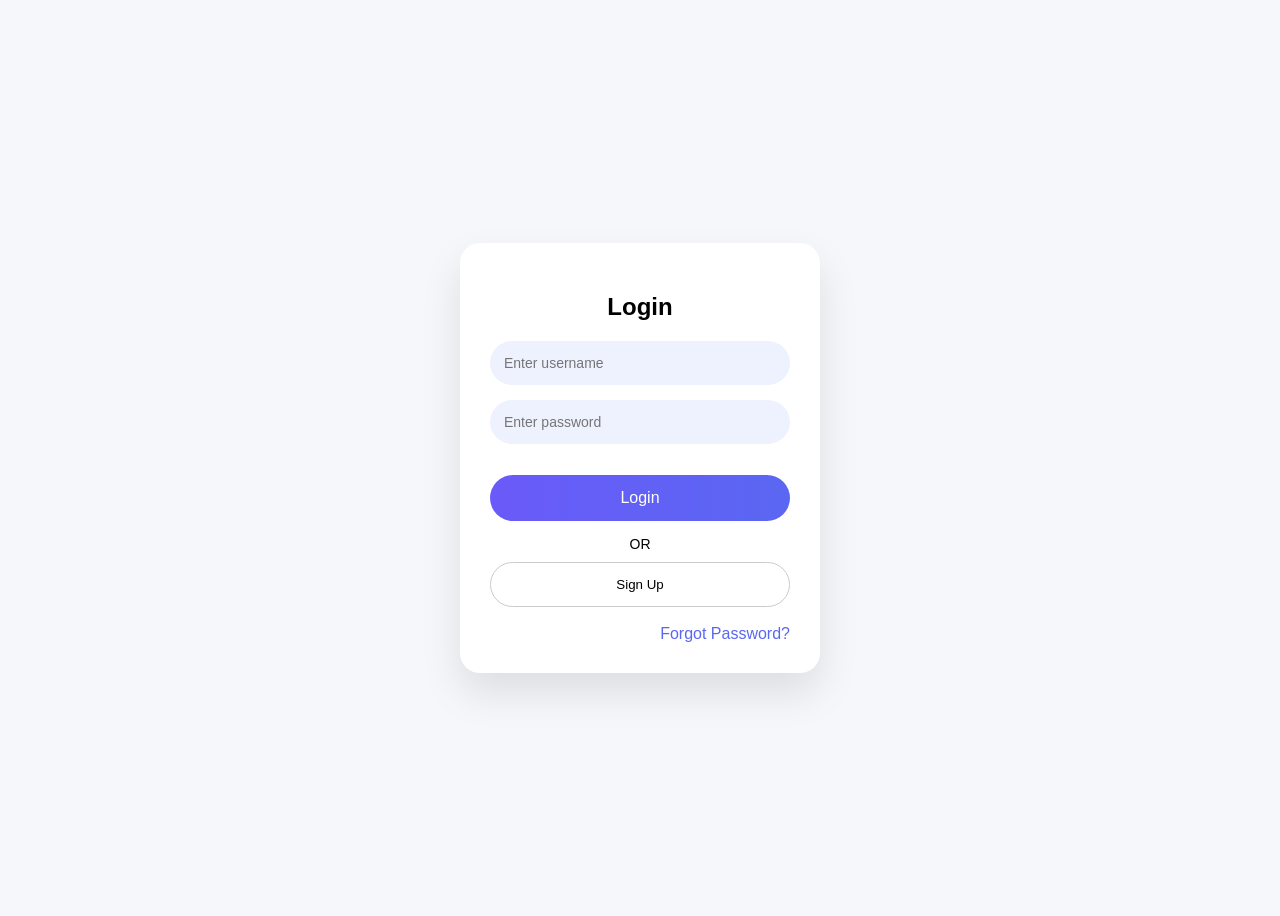
<file: Frontend/index.html>
<!doctype html>
<html>
  <head>
    <title>API Store</title>
    <link rel="stylesheet" href="index-style.css" />
    <link
      rel="stylesheet"
      href="https://cdnjs.cloudflare.com/ajax/libs/font-awesome/6.5.0/css/all.min.css"
    />
  </head>
  <body>
    <header class="navbar">
      <h2 class="logo">API Store</h2>

      <div class="nav-actions">
        <button class="logout" onclick="logout()">Logout</button>
        <button class="cart-btn" onclick="openCart()">
          <i class="fa-solid fa-cart-shopping"></i>
          <span id="cartCount">0</span>
        </button>
      </div>
    </header>

    <main class="content">
      <h3>Products</h3>

      <div class="products">
        <div class="product">
          <h4>Developer Laptop</h4>
          <p>$1299</p>
          <button onclick="addToCart(1, 'Developer Laptop', 1299)">
            Add to Cart
          </button>
        </div>

        <div class="product">
          <h4>Mechanical Keyboard</h4>
          <p>$149</p>
          <button onclick="addToCart(2, 'Mechanical Keyboard', 149)">
            Add to Cart
          </button>
        </div>

        <div class="product">
          <h4>Pro Headphones</h4>
          <p>$299</p>
          <button onclick="addToCart(3, 'Pro Headphones', 299)">
            Add to Cart
          </button>
        </div>
      </div>
    </main>

    <!-- Overlay -->
    <div id="overlay" onclick="closeCart()"></div>

    <!-- Cart -->
    <aside id="cart">
      <div class="cart-header">
        <h3>Shopping Cart</h3>
        <button onclick="closeCart()">x</button>
      </div>

      <div class="cart-items" id="cartItems"></div>

      <div class="cart-footer">
        <div class="subtotal">
          <span>Subtotal</span>
          <strong id="subtotal">$0.00</strong>
        </div>
        <button class="checkout" onclick="openCheckout()">
          Proceed to Checkout
        </button>
      </div>
    </aside>

    <div id="checkoutModal" class="checkout-modal">
      <div class="checkout-header">
        <h3>Secure Checkout</h3>
        <button onclick="closeCheckout()">x</button>
      </div>

      <div class="checkout-body">
        <input type="text" placeholder="Full Name" class="checkout-input" />
        <input
          type="text"
          placeholder="Shipping Address"
          class="checkout-input"
        />
        <input type="text" placeholder="Card Number" class="checkout-input" />
        <div class="checkout-total">
          Amount Due: <span id="checkoutTotal">$0.00</span>
        </div>
      </div>

      <div class="checkout-footer">
        <button class="pay-btn" onclick="processPayment()">Pay Now</button>
      </div>
    </div>

    <script>
      const API = "http://localhost:8000";
      let cart = [];

      // 🔐 Protect the page: Redirect to login if no token exists
      if (!localStorage.getItem("token")) {
        window.location.href = "login.html";
      }

      /* Open / Close Cart UI */
      function openCart() {
        document.getElementById("cart").classList.add("show");
        document.getElementById("overlay").classList.add("show");
      }

      function closeCart() {
        document.getElementById("cart").classList.remove("show");
        document.getElementById("overlay").classList.remove("show");
      }

      /* --- CHECKOUT FUNCTIONS --- */
      function openCheckout() {
        if (cart.length === 0) {
          alert("Your cart is empty!");
          return;
        }

        // 1. Close the cart menu, but keep the dark overlay
        document.getElementById("cart").classList.remove("show");

        // 2. Grab the total price from the cart and put it in the checkout modal
        const currentTotal = document.getElementById("subtotal").innerText;
        document.getElementById("checkoutTotal").innerText = currentTotal;

        // 3. Show the checkout popup
        document.getElementById("checkoutModal").classList.add("show");

        // 4. Temporarily make the dark overlay close the checkout instead of the cart
        document
          .getElementById("overlay")
          .setAttribute("onclick", "closeCheckout()");
      }

      function closeCheckout() {
        // Hide popup and overlay
        document.getElementById("checkoutModal").classList.remove("show");
        document.getElementById("overlay").classList.remove("show");

        // Reset the overlay so it closes the cart next time
        document
          .getElementById("overlay")
          .setAttribute("onclick", "closeCart()");
      }

      function processPayment() {
        alert("Payment successful! Thank you for your order.");
        closeCheckout();
      }

      /* 1. Load Cart from Server */
      async function loadCartFromServer() {
        const token = localStorage.getItem("token");
        try {
          const res = await fetch(API + "/cart", {
            headers: { Authorization: "Bearer " + token },
          });

          if (res.ok) {
            const data = await res.json();

            // FIX: Map 'product_name' and 'quantity' from the backend
            cart = data.map((item) => ({
              id: item.id,
              name: item.product_name, // Changed from item.name
              price: item.price,
              qty: item.quantity, // Changed from item.qty
            }));

            renderCart();
          }
        } catch (error) {
          console.error("Failed to load cart", error);
        }
      }

      /* 2. Add Item to Server */
      async function addToCart(id, name, price) {
        const token = localStorage.getItem("token");

        // Encode the name so spaces don't break the URL
        const safeName = encodeURIComponent(name);

        await fetch(`${API}/cart/add?name=${safeName}&price=${price}`, {
          method: "POST",
          headers: { Authorization: "Bearer " + token },
        });

        // openCart();
        loadCartFromServer();
      }

      /* 3. Change Quantity (+ / - buttons) */
      async function changeQty(itemId, delta) {
        const token = localStorage.getItem("token");
        await fetch(`${API}/cart/update?item_id=${itemId}&delta=${delta}`, {
          method: "POST",
          headers: { Authorization: "Bearer " + token },
        });

        loadCartFromServer(); // Refresh the data
      }

      /* Update Badge Number */
      function updateBadge() {
        const count = cart.reduce((sum, item) => sum + item.qty, 0);
        document.getElementById("cartCount").innerText = count;
      }

      /* Render HTML for Cart Items */
      function renderCart() {
        const container = document.getElementById("cartItems");
        const subtotalEl = document.getElementById("subtotal");

        container.innerHTML = "";
        let subtotal = 0;

        if (cart.length === 0) {
          container.innerHTML = "<p>Your cart is empty</p>";
          subtotalEl.innerText = "$0.00";
          updateBadge();
          return;
        }

        cart.forEach((item) => {
          subtotal += item.price * item.qty;

          container.innerHTML += `
            <div class="cart-item">
              <div>
                <div>${item.name}</div>
                <small>$${item.price}</small>
              </div>

              <div class="qty">
                <button onclick="changeQty(${item.id}, -1)">-</button>
                <span>${item.qty}</span>
                <button onclick="changeQty(${item.id}, 1)">+</button>
              </div>
            </div>
          `;
        });

        subtotalEl.innerText = "$" + subtotal.toFixed(2);
        updateBadge();
      }

      /* Logout */
      function logout() {
        localStorage.removeItem("token");
        cart = [];
        window.location.href = "login.html";
      }

      // Initialize the page by loading the database cart
      loadCartFromServer();
    </script>
  </body>
</html>
</file>
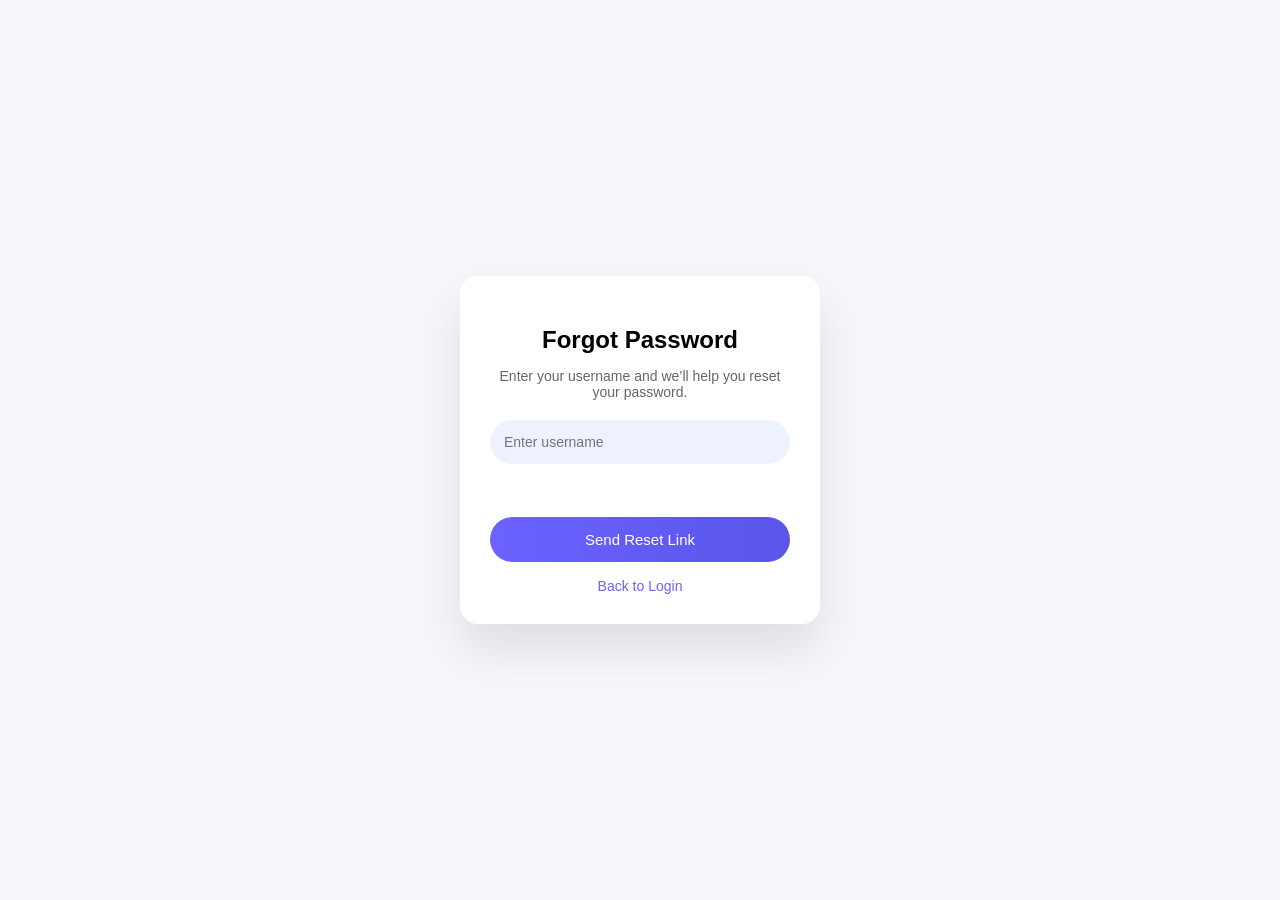
<file: Frontend/forgot.html>
<!DOCTYPE html>
<html lang="en">
<head>
<meta charset="UTF-8">
<title>Forgot Password</title>
<link rel="stylesheet" href="auth.css">
</head>
<body>

<div class="auth-wrapper">
  <div class="auth-card">

    <h2>Forgot Password</h2>
    <p class="subtitle">
      Enter your username and we’ll help you reset your password.
    </p>

    <input
      id="username"
      class="input"
      placeholder="Enter username"
      autocomplete="username"
    />

    <p id="message" class="message" style="padding-bottom: 4mm;"></p>

    <button class="btn-primary" onclick="requestReset()">
      Send Reset Link
    </button>

    <div class="links">
      <a href="login.html">Back to Login</a>
    </div>

  </div>
</div>

<script>
const API = "http://localhost:8000";

async function requestReset() {
  const username = document.getElementById("username").value.trim();
  const msg = document.getElementById("message");

  msg.innerText = "";
  msg.className = "message";

  if (!username) {
    msg.innerText = "Please enter your username";
    msg.classList.add("error");
    return;
  }

  try {
    const res = await fetch(`${API}/forgot-password`, {
      method: "POST",
      headers: { "Content-Type": "application/json" },
      body: JSON.stringify({ username })
    });

    msg.classList.add("success");
    msg.innerText =
      "If this account exists, a reset link has been sent.";

  } catch {
    msg.classList.add("error");
    msg.innerText = "Server not reachable";
  }
}
</script>

</body>
</html>
</file>
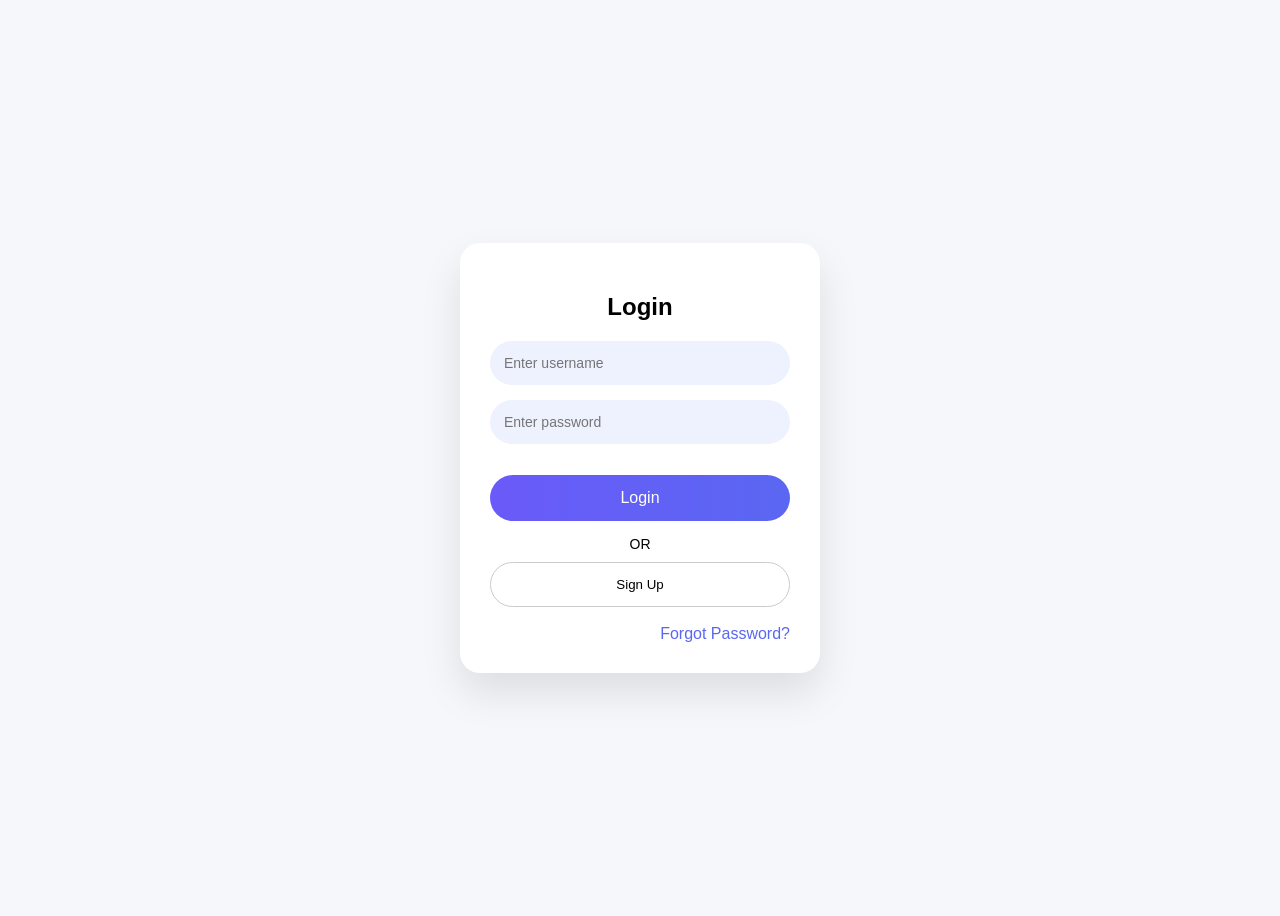
<file: Frontend/login.html>
<!DOCTYPE html>
<html>
  <head>
    <title>Login</title>
    <link rel="stylesheet" href="style.css" />
  </head>
  <body>
    <div class="card">
      <h2>Login</h2>

      <input id="username" placeholder="Enter username" />
      <input id="password" type="password" placeholder="Enter password" />

      <p class="error" id="error"></p>

      <button class="primary" onclick="login()">Login</button>

      <div class="text-center">OR</div>

      <button class="secondary" onclick="goRegister()">Sign Up</button>

      <div style="text-align: right; padding-top: 5mm;">
        <a href="forgot.html" class="forgot">Forgot Password?</a>
      </div>
    </div>

    <script>
      const API = "http://localhost:8000";

      if (localStorage.getItem("token")) {
        window.location.href = "index.html";
      }

      async function login() {
        const res = await fetch(API + "/login", {
          method: "POST",
          headers: { "Content-Type": "application/json" },
          body: JSON.stringify({
            username: username.value,
            password: password.value,
          }),
        });

        if (!res.ok) {
          error.innerText = "Invalid username or password";
          return;
        }

        const data = await res.json();
        localStorage.setItem("token", data.access_token);
        window.location.href = "index.html";
      }

      function goRegister() {
        window.location.href = "register.html";
      }

      function goForgot() {
        window.location.href = "forgot.html";
      }
    </script>
  </body>
</html>
</file>
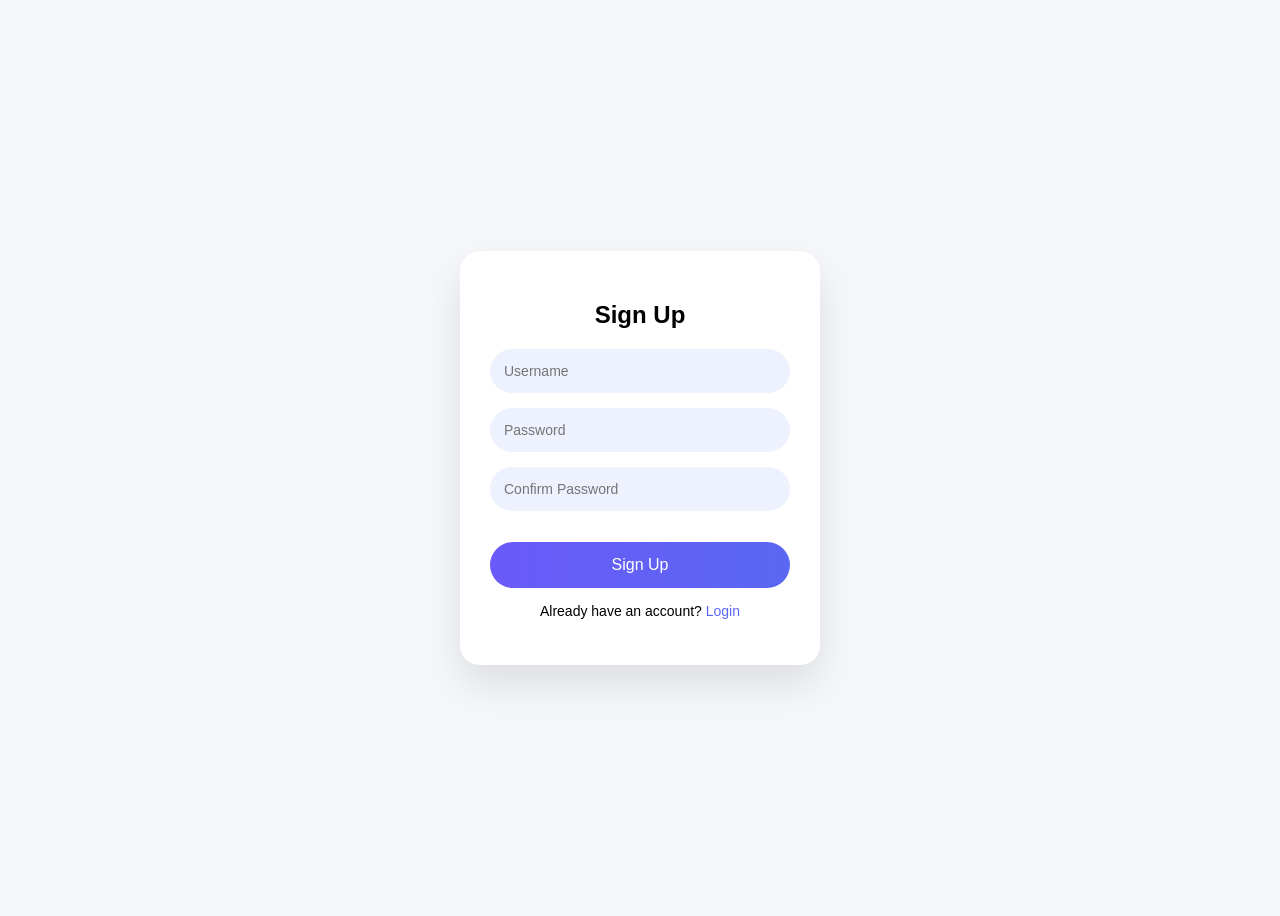
<file: Frontend/register.html>
<!DOCTYPE html>
<html>
  <head>
    <title>Sign Up</title>
    <link rel="stylesheet" href="style.css" />
  </head>
  <body>
    <div class="card">
      <h2>Sign Up</h2>

      <input id="username" placeholder="Username" />
      <input id="password" type="password" placeholder="Password" />
      <input id="confirm" type="password" placeholder="Confirm Password" />
      <p id="error" class="error"></p>

      <button class="primary" onclick="register()">Sign Up</button>

      <div class="text-center">
        Already have an account?
        <a href="login.html">Login</a>
      </div>

      <p class="error" id="error"></p>
    </div>

    <script>
      const API = "http://localhost:8000";

      async function register() {
        const username = document.getElementById("username").value.trim();
        const password = document.getElementById("password").value;
        const confirm = document.getElementById("confirm").value;
        const error = document.getElementById("error");

        error.innerText = "";

        if (!username || !password || !confirm) {
          error.innerText = "All fields are required";
          return;
        }

        if (password !== confirm) {
          error.innerText = "Passwords do not match";
          shake();
          return;
        }

        try {
          const res = await fetch(`${API}/register`, {
            method: "POST",
            headers: { "Content-Type": "application/json" },
            body: JSON.stringify({ username, password }),
          });

          const data = await res.json();

          if (!res.ok) {
            error.innerText = data.detail || "Registration failed";
            shake();
            return;
          }

          window.location.href = "login.html";
        } catch (err) {
          error.innerText = "Server not reachable";
        }
      }

      function shake() {
        const card = document.querySelector(".card");
        card.classList.add("shake");
        setTimeout(() => card.classList.remove("shake"), 400);
      }
    </script>
  </body>
</html>
</file>
<file: Frontend/index-style.css>
body {
  margin: 0;
  font-family: Arial, sans-serif;
  background: #f5f5f5;
}

/* Navbar */
.navbar {
  display: flex;
  justify-content: space-between;
  align-items: center;
  padding: 15px 30px;
  background: black;
  color: white;
}

.nav-actions {
  display: flex;
  gap: 10px;
}

button {
  cursor: pointer;
}

/* Buttons */
.logout {
  background: transparent;
  color: white;
  border: 1px solid white;
  padding: 8px 12px;
  border-radius: 6px;
}

.cart-btn {
  background: white;
  border: none;
  padding: 8px 14px;
  border-radius: 20px;
}

/* Content */
.content {
  padding: 30px;
}

.products {
  display: flex;
  gap: 20px demonstrate;
}

.product {
  background: white;
  padding: 20px;
  border-radius: 10px;
  width: 200px;
}

/* Overlay */
#overlay {
  position: fixed;
  inset: 0;
  background: rgba(0,0,0,0.6);
  backdrop-filter: blur(4px);
  opacity: 0;
  pointer-events: none;
  transition: 0.3s;
  z-index: 9;
}

#overlay.show {
  opacity: 1;
  pointer-events: auto;
}

/* Cart */
#cart {
  position: fixed;
  top: 0;
  right: -420px;
  width: 400px;
  height: 100%;
  background: white;
  display: flex;
  flex-direction: column;
  transition: 0.4s ease;
  z-index: 10;
}

#cart.show {
  right: 0;
}

.cart-header {
  padding: 20px;
  display: flex;
  justify-content: space-between;
  border-bottom: 1px solid #eee;
}

.cart-items {
  flex: 1;
  padding: 20px;
  overflow-y: auto;
}

.cart-item {
  display: flex;
  justify-content: space-between;
  margin-bottom: 15px;
}

.qty {
  display: flex;
  gap: 10px;
  align-items: center;
}

.qty button {
  width: 26px;
  height: 26px;
  border-radius: 50%;
  border: none;
}

.cart-footer {
  padding: 20px;
  border-top: 1px solid #eee;
}

.subtotal {
  display: flex;
  justify-content: space-between;
  margin-bottom: 15px;
}

.checkout {
  width: 100%;
  padding: 14px;
  background: black;
  color: white;
  border-radius: 30px;
  border: none;
}

.cart-btn i {
  margin-right: 6px;
}

/* Checkout Modal */
.checkout-modal {
  position: fixed;
  top: 50%;
  left: 50%;
  transform: translate(-50%, -50%) scale(0.9);
  background: white;
  width: 360px;
  border-radius: 12px;
  box-shadow: 0 10px 30px rgba(0,0,0,0.3);
  opacity: 0;
  pointer-events: none;
  transition: 0.3s ease;
  z-index: 20; /* Sits above the overlay */
  display: flex;
  flex-direction: column;
}

.checkout-modal.show {
  opacity: 1;
  transform: translate(-50%, -50%) scale(1);
  pointer-events: auto;
}

.checkout-header {
  padding: 15px 20px;
  border-bottom: 1px solid #eee;
  display: flex;
  justify-content: space-between;
  align-items: center;
}

.checkout-body {
  padding: 20px;
  display: flex;
  flex-direction: column;
  gap: 15px;
}

.checkout-input {
  width: 100%;
  padding: 12px;
  border: 1px solid #ddd;
  border-radius: 6px;
  box-sizing: border-box;
}

.checkout-total {
  margin-top: 5px;
  font-weight: bold;
  text-align: right;
  font-size: 18px;
}

.checkout-footer {
  padding: 15px 20px;
  border-top: 1px solid #eee;
}

.pay-btn {
  width: 100%;
  padding: 14px;
  background: #28a745; /* Nice green checkout button */
  color: white;
  border: none;
  border-radius: 6px;
  font-size: 16px;
  cursor: pointer;
}
</file>
<file: Frontend/auth.css>
* {
  box-sizing: border-box;
  font-family: -apple-system, BlinkMacSystemFont, "Segoe UI", sans-serif;
}

body {
  margin: 0;
  height: 100vh;
  background: #f6f7fb;
  display: flex;
  justify-content: center;
  align-items: center;
}

.auth-wrapper {
  width: 100%;
  display: flex;
  justify-content: center;
}

.auth-card {
  background: #fff;
  width: 360px;
  padding: 30px;
  border-radius: 18px;
  box-shadow: 0 25px 50px rgba(0, 0, 0, 0.1);
  text-align: center;
}

.auth-card h2 {
  margin-bottom: 10px;
}

.subtitle {
  font-size: 14px;
  color: #666;
  margin-bottom: 20px;
}

.input {
  width: 100%;
  padding: 14px;
  margin-bottom: 14px;
  border-radius: 999px;
  border: none;
  background: #eef2ff;
  outline: none;
  font-size: 14px;
}

.btn-primary {
  width: 100%;
  padding: 14px;
  border: none;
  border-radius: 999px;
  background: linear-gradient(90deg, #6c63ff, #5a54e8);
  color: white;
  font-size: 15px;
  cursor: pointer;
}

.btn-primary:hover {
  opacity: 0.95;
}

.links {
  margin-top: 16px;
  font-size: 14px;
}

.links a {
  color: #6c63ff;
  text-decoration: none;
}

.links a:hover {
  text-decoration: underline;
}

.message {
  font-size: 14px;
  margin-bottom: 10px;
}

.message.error {
  color: #e74c3c;
}

.message.success {
  color: #2ecc71;
}
</file>
<file: Frontend/style.css>
* {
  box-sizing: border-box;
  font-family: -apple-system, BlinkMacSystemFont, "Segoe UI", sans-serif;
}

body {
  background: #f5f7fb;
  height: 100vh;
  display: flex;
  align-items: center;
  justify-content: center;
}

.card {
  background: #fff;
  width: 360px;
  padding: 30px;
  border-radius: 20px;
  box-shadow: 0 20px 40px rgba(0, 0, 0, 0.1);
}

h2 {
  text-align: center;
  margin-bottom: 20px;
}

input {
  width: 100%;
  padding: 14px;
  margin-bottom: 15px;
  border-radius: 999px;
  border: none;
  background: #eef2ff;
  font-size: 14px;
}

button.primary {
  width: 100%;
  padding: 14px;
  border-radius: 999px;
  border: none;
  background: linear-gradient(90deg, #6a5af9, #5a67f2);
  color: white;
  font-size: 16px;
  cursor: pointer;
}

button.secondary {
  width: 100%;
  padding: 14px;
  border-radius: 999px;
  border: 1px solid #ccc;
  background: transparent;
  margin-top: 10px;
  cursor: pointer;
}

.text-center {
  text-align: center;
  margin-top: 15px;
  font-size: 14px;
}

a {
  color: #5a67f2;
  text-decoration: none;
}

.error {
  color: red;
  text-align: center;
  margin-top: 10px;
}

.password-field {
  position: relative;
}

.password-field input {
  width: 100%;
  padding: 14px 48px 14px 20px;
  border-radius: 999px;
  border: none;
  background: #eef2ff;
  font-size: 14px;
}

.eye-btn {
  position: absolute;
  right: 14px;
  top: 50%;
  transform: translateY(-50%);
  background: none;
  border: none;
  cursor: pointer;
  font-size: 16px;
  opacity: 0.6;
  transition: opacity 0.2s ease, transform 0.15s ease;
}

.eye-btn:hover {
  opacity: 1;
  transform: translateY(-50%) scale(1.05);
}

.eye-btn:active {
  transform: translateY(-50%) scale(0.95);
}

.options {
  display: flex;
  justify-content: space-between;
  align-items: center;
  font-size: 14px;
  margin-top: 10px;
}

.options a {
  text-decoration: none;
  color: #6c63ff;
}

.options a:hover {
  text-decoration: underline;
}

.forgot {
  text-align: right;
}
</file>
